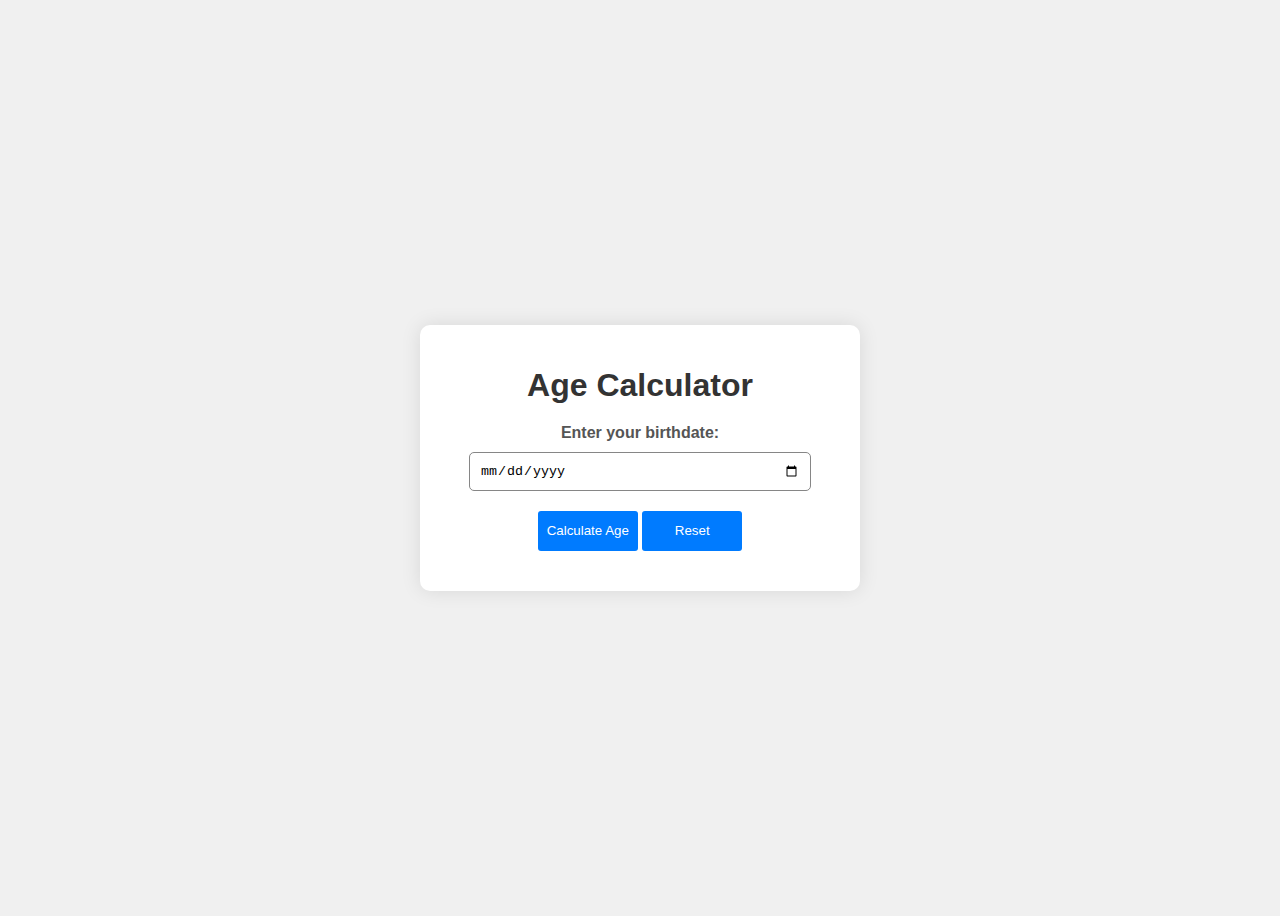
<file: Age Calculator/index.html>
<!DOCTYPE html>
<html lang="en">
<head>
    <meta charset="UTF-8">
    <meta name="viewport" content="width=device-width, initial-scale=1.0">
    <title>Age Calculator</title>
    <link rel="icon" type="image/png" href="ageCalc.jpg">

    <link rel="stylesheet" href="style.css">
</head>
<body>
    <div class="container">
        <h1>Age Calculator</h1>
        <label for="birthdate">Enter your birthdate:</label>
        <input type="date" id="birthdate">
        <button onclick="calculateAge()">Calculate Age</button>
        <button onclick="resetFields()">Reset</button>
        <p id="result"></p>
    </div>

    <script src="script.js"></script>
</body>
</html>
</file>
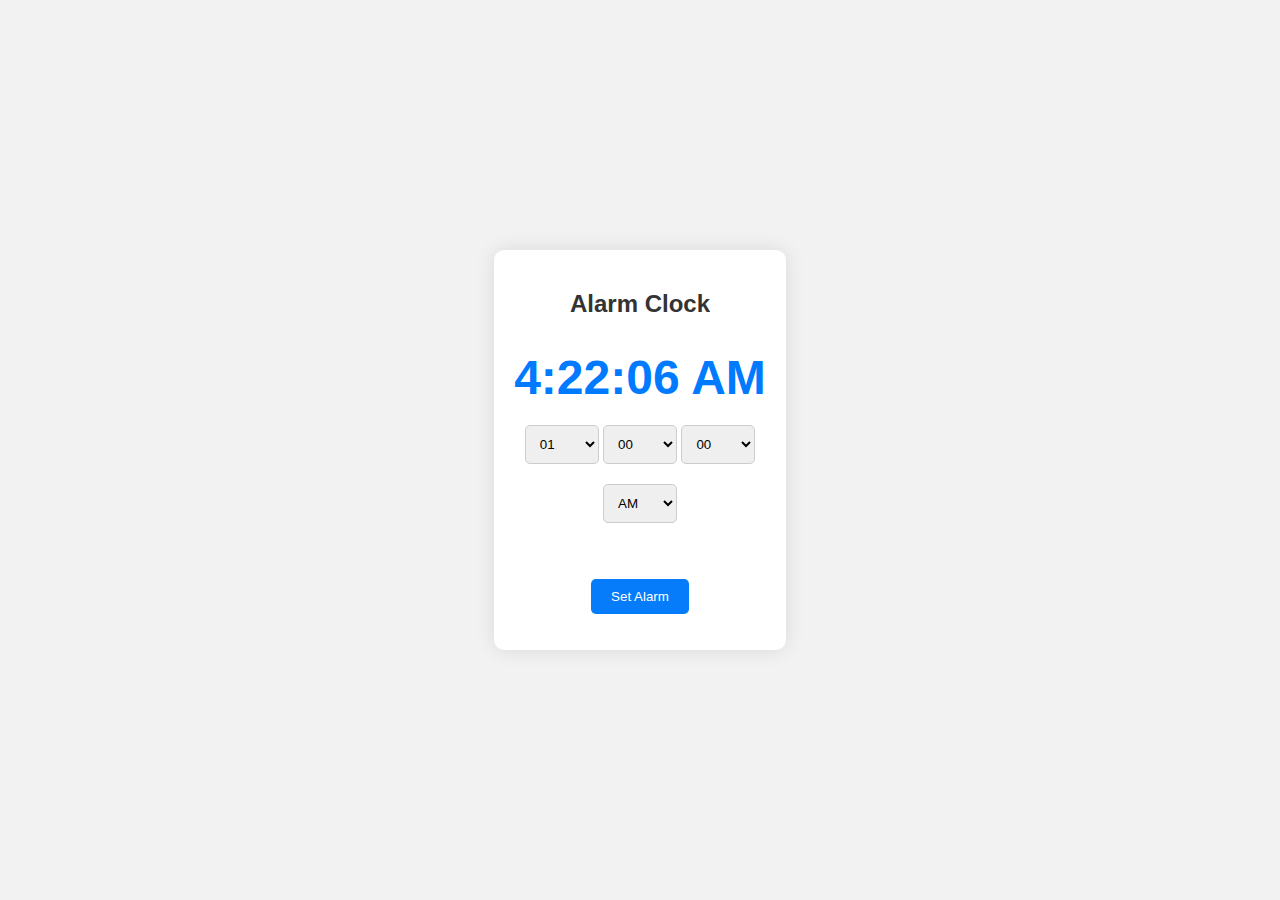
<file: Alarm Clock/index.html>
<!DOCTYPE html>
<html lang="en">
<head>
    <meta charset="UTF-8">
    <meta http-equiv="X-UA-Compatible" content="IE=edge">
    <meta name="viewport" content="width=device-width, initial-scale=1.0">
    <title>Alarm Clock</title>
    <link rel="stylesheet" href="style.css">
</head>
<body>
    <div class="container">
        <h2>Alarm Clock</h2>
        <div class="wrapper">
                <h1 id="clock" class="clock"></h1>
                <select id="hours"></select>
                <select id="minutes"></select>
                <select id="seconds"></select>
                <select id="ampm">
                    <option value="AM">AM</option>
                    <option value="PM">PM</option>
                  </select>
                  <p>
                    <button id="snooze" class="hide">Snooze</button>
                    <button id="set">Set Alarm</button>
                  </p>
                </div>
        </div>
    </div>
<script src="script.js"></script>
</body>
</html>
</file>
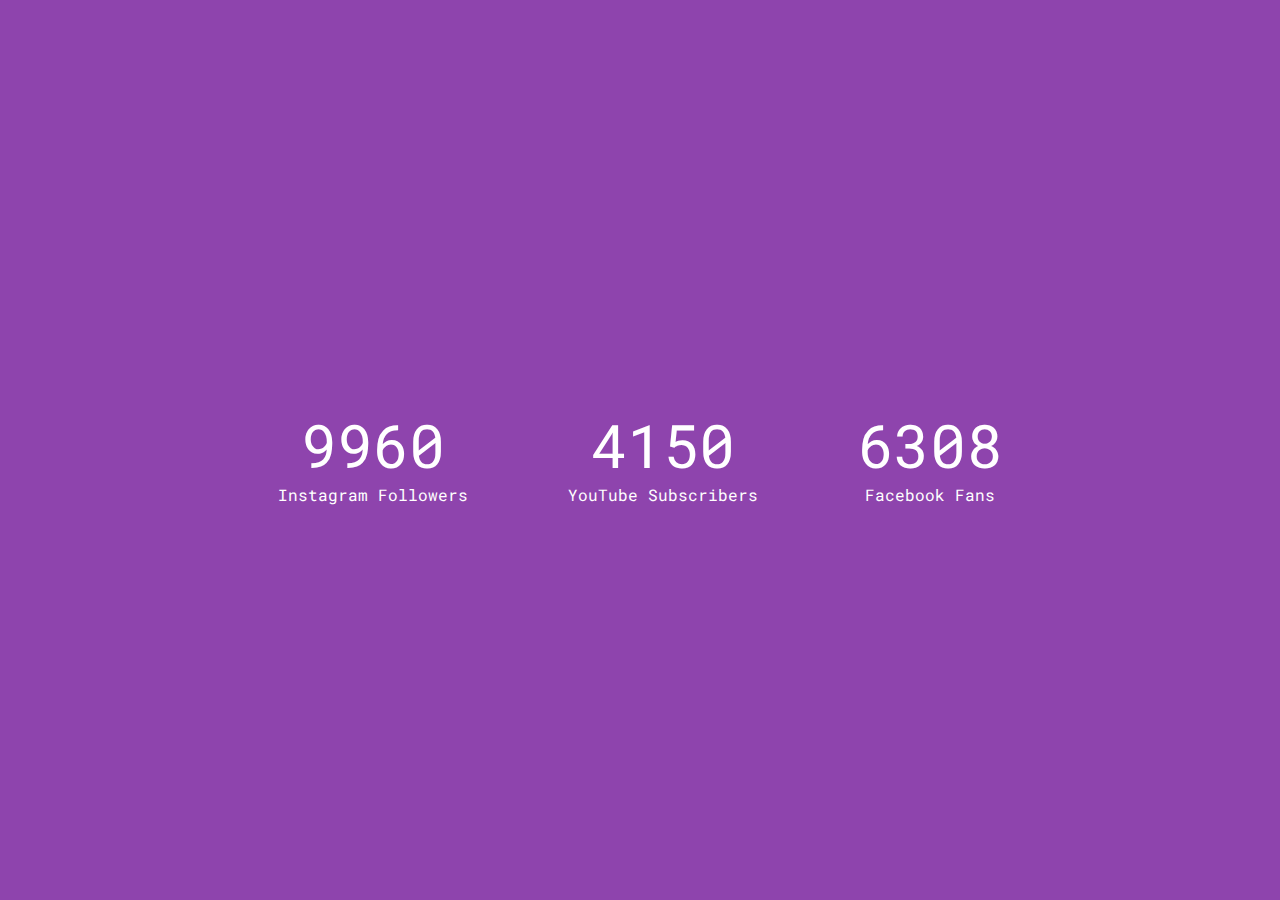
<file: Animated counter/index.html>
<!DOCTYPE html>
<html lang="en">
  <head>
    <meta charset="UTF-8" />
    <meta name="viewport" content="width=device-width, initial-scale=1.0" />
    <link
      rel="stylesheet"
      href="https://cdnjs.cloudflare.com/ajax/libs/font-awesome/5.15.1/css/all.min.css"
      integrity="sha512-+4zCK9k+qNFUR5X+cKL9EIR+ZOhtIloNl9GIKS57V1MyNsYpYcUrUeQc9vNfzsWfV28IaLL3i96P9sdNyeRssA=="
      crossorigin="anonymous"
    />
    <link rel="stylesheet" href="style.css" />
    <title>Increment Counter</title>
  </head>
  <body>
    <div class="counter-container">
      <i class="fab fa-instagram fa-3x"></i>
      <div class="counter" data-target="12000"></div>
      <span>Instagram Followers</span>
    </div>
    <div class="counter-container">
      <i class="fab fa-youtube fa-3x"></i>
      <div class="counter" data-target="5000"></div>
      <span>YouTube Subscribers</span>
    </div>
    <div class="counter-container">
      <i class="fab fa-facebook fa-3x"></i>
      <div class="counter" data-target="7500"></div>
      <span>Facebook Fans</span>
    </div>
    <script src="script.js"></script>
  </body>
</html>
</file>
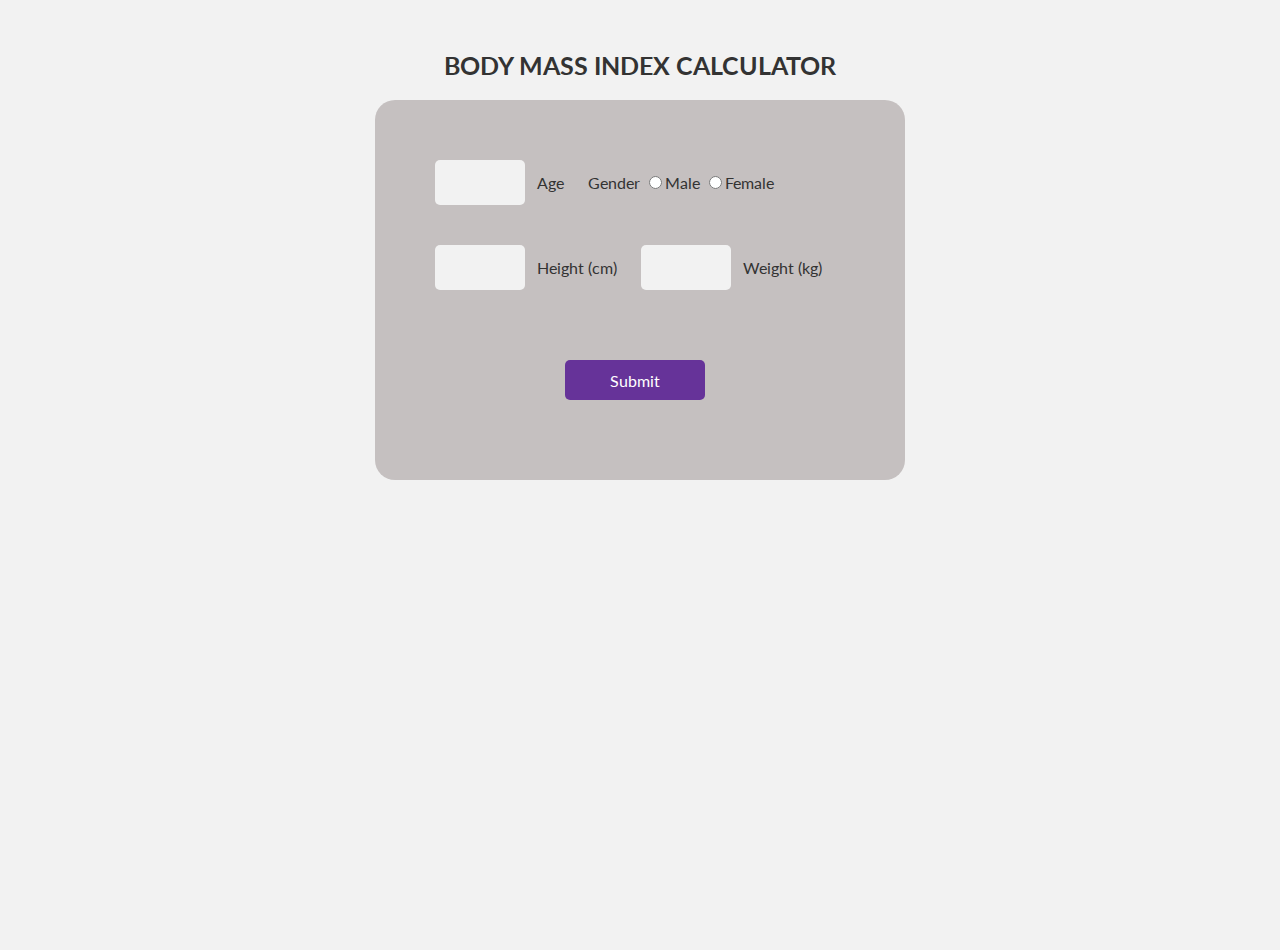
<file: BMI_Calculator/index.html>
<!DOCTYPE html>
<html lang="en">

<head>
    <meta charset="UTF-8">
    <meta http-equiv="X-UA-Compatible" content="IE=edge">
    <meta name="viewport" content="width=device-width, initial-scale=1.0">
    <link rel="stylesheet" href="style.css">
    <title>Body mass Index Calculator</title>
</head>

<body>
    <h1>Body mass Index Calculator</h1>
    <form class="form" id="form" onsubmit="return validateForm()">
        <div class="wrapper-1">
            <input type="text" class="text-input" id="age" required />
            <p class="text">Age</p>
            <label>Gender</label>
            <input type="radio" name="gender" id="male"><span>Male</span>
            <input type="radio" name="gender" id="female"><span>Female</span>
        </div>

        <div class="wrapper-2">
            <input type="text" class="text-input" id="height" required>
            <p class="text">Height (cm)</p>
            <input type="text" class="text-input" id="weight" required>
            <p class="text">Weight (kg)</p>
        </div>
        <button type="button" id="submit">Submit</button>
    </form>
</body>
<script src="script.js"></script>

</html>
</file>
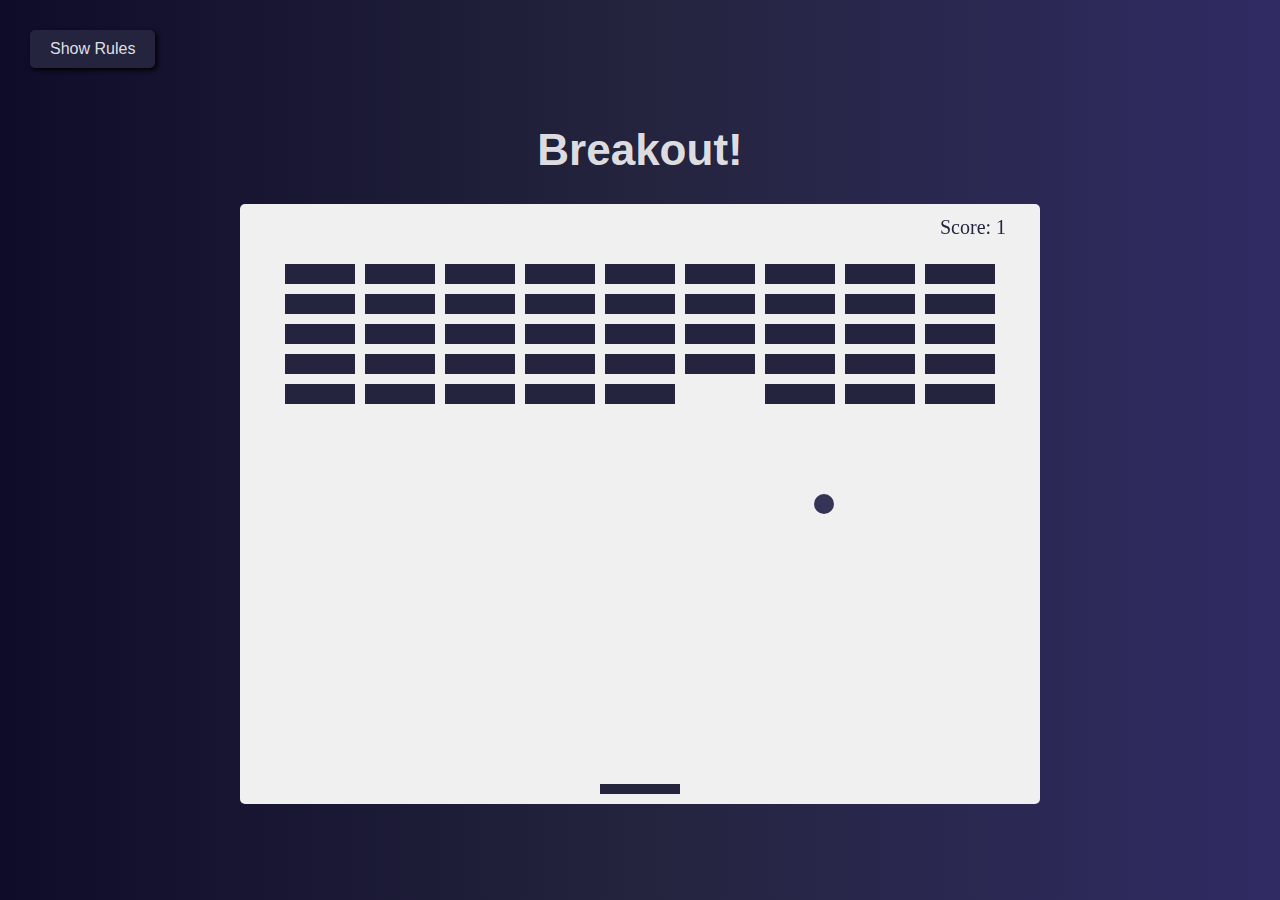
<file: Breakout Game/index.html>
<!DOCTYPE html>
<html lang="en">
  <head>
    <meta charset="UTF-8" />
    <meta name="viewport" content="width=device-width, initial-scale=1.0" />
    <link rel="stylesheet" href="style.css" />
    <title>Breakout!</title>
  </head>
  <body>
    <h1>Breakout!</h1>
    <button id="rules-btn" class="btn rules-btn">Show Rules</button>
    <div id="rules" class="rules">
      <h2>How To Play:</h2>
      <p>
        Use your right and left keys to move the paddle to bounce the ball up
        and break the blocks.
      </p>
      <p>If you miss the ball, your score and the blocks will reset.</p>
      <button id="close-btn" class="btn">Close</button>
    </div>
    <canvas id="canvas"></canvas>
    <script src="script.js"></script>
  </body>
</html>
</file>
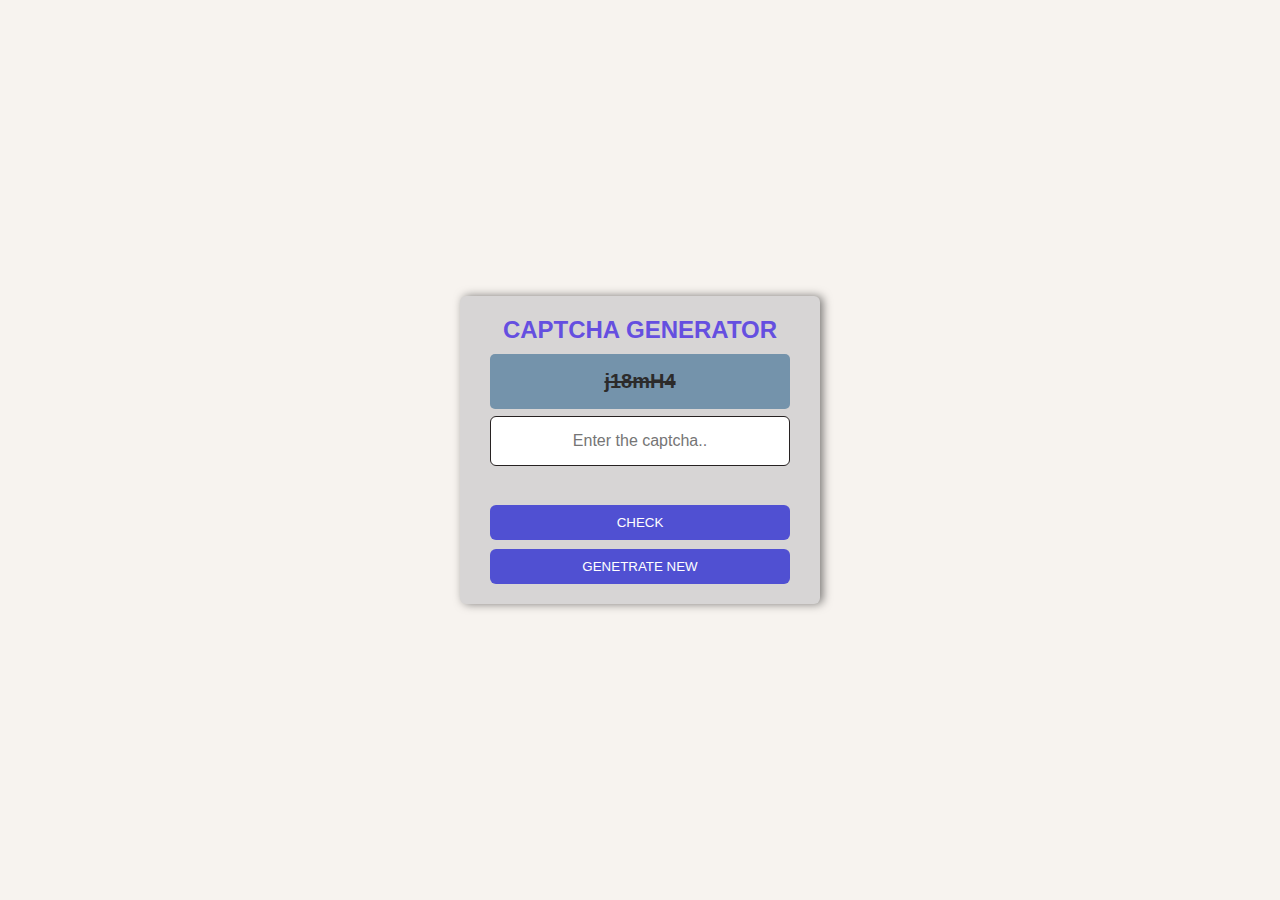
<file: Capta Generator/index.html>
<!DOCTYPE html>
<html lang="en">

<head>
    <meta charset="UTF-8">
    <meta name="viewport" content="width=device-width, initial-scale=1.0">
    <title>Capta Generator</title>
    <link rel="stylesheet" href="style.css">
    
</head>

<body onload="generate()">
    <div class="container">
        <!-- <h2>Captcha Generator</h2> -->
        <h2 id="status"></h2>
            <img id="correct-gif" src="assets/happy.gif" alt="Correct GIF" style="display: none; width: 50px;">
            <img id="wrong-gif" src="assets/confussed.gif" alt="wrong GIF" style="display: none; width: 50px; ">

        <div>
            <input type="text" readonly id="generated-captcha">
        </div>
        <div class="enter">
            <input type="text" name="" id="entered-captcha" placeholder="Enter the captcha..">
        </div>

        <button type="button" onclick="check()" id="btn1">Check</button>
        <button type="button" onclick="generate()" id="btn2">Genetrate New</button>
    </div>

    <audio src="assets/correct.mp3" id="correct"></audio>
    <audio src="assets/wrong_audio.mp3" id="wrong"></audio>

    <script src="script.js"></script>
</body>

</html>
</file>
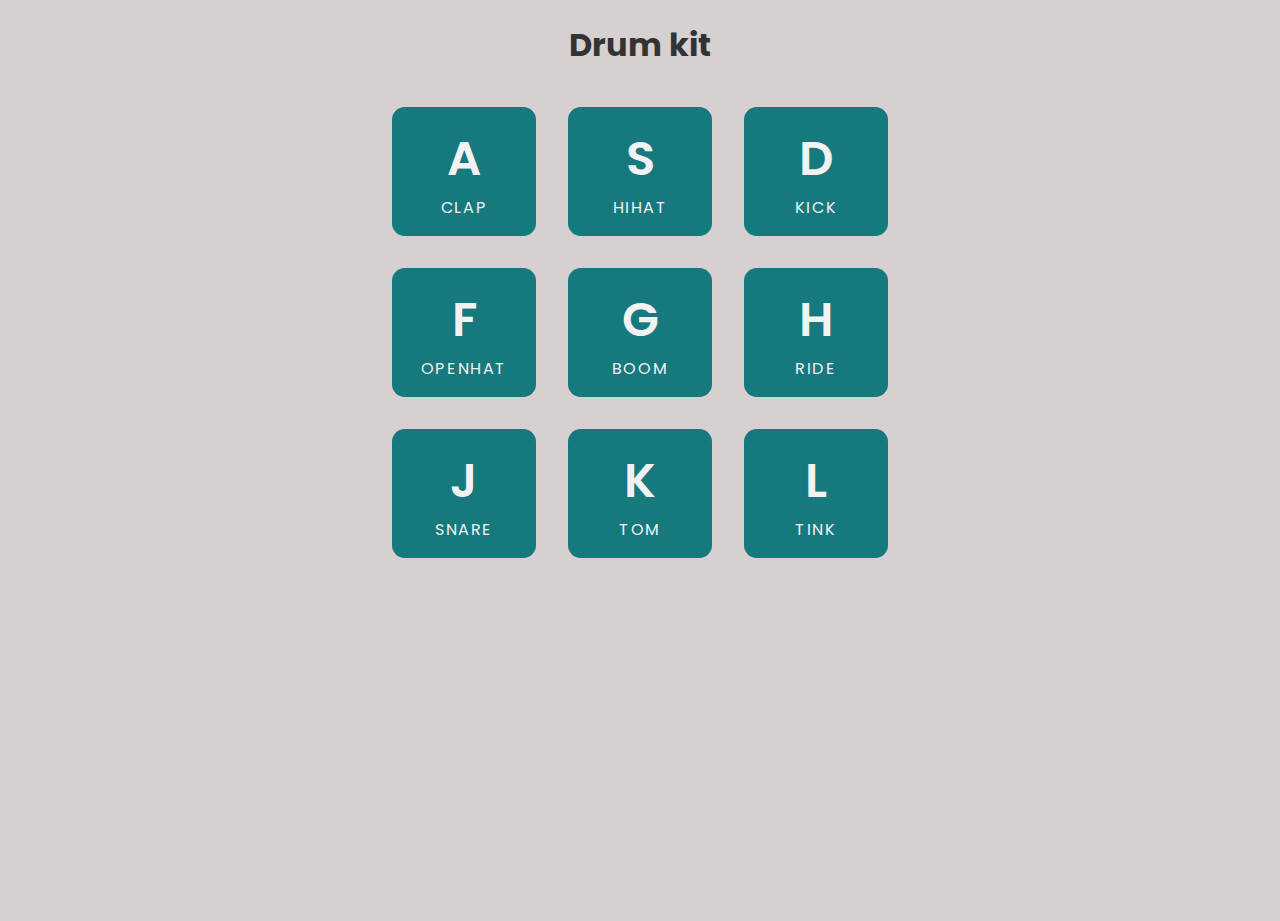
<file: drum-kit/index.html>
<!DOCTYPE html>
<html lang="en">
<head>
    <meta charset="UTF-8">
    <meta name="viewport" content="width=device-width, initial-scale=1.0">
    <title>Drum kit</title>
    <link rel="stylesheet" href="style.css">
</head>
<body>
    <h1>Drum kit</h1>

    <div class="keys">
        <div class="key" data-key="65">
            <span>A</span>
            <span class="name">Clap</span>
        </div>

        <div class="key" data-key="83">
            <span>S</span>
            <span class="name">Hihat</span>
        </div>
        <div class="key" data-key="68">
            <span>D</span>
            <span class="name">Kick</span>
        </div>
    </div>
    
    <div class="keys">
        <div class="key" data-key="70">
            <span>F</span>
            <span class="name">Openhat</span>
        </div>
        <div class="key" data-key="71">
            <span>G</span>
            <span class="name">Boom</span>
        </div>
        <div class="key" data-key="72">
            <span>H</span>
            <span class="name">Ride</span>
        </div>
    </div>

    <div class="keys">
        <div class="key" data-key="74">
            <span>J</span>
            <span class="name">Snare</span>
        </div>
        <div class="key" data-key="75">
            <span>K</span>
            <span class="name">Tom</span>
        </div>
        <div class="key" data-key="76">
            <span>L</span>
            <span class="name">Tink</span>
        </div>
    </div>

      <audio data-key="65" src="https://s3-us-west-2.amazonaws.com/s.cdpn.io/1159990/clap.wav"></audio>
      <audio data-key="83" src="https://s3-us-west-2.amazonaws.com/s.cdpn.io/1159990/hihat.wav"></audio>
      <audio data-key="68" src="https://s3-us-west-2.amazonaws.com/s.cdpn.io/1159990/kick.wav"></audio>
      <audio data-key="70" src="https://s3-us-west-2.amazonaws.com/s.cdpn.io/1159990/openhat.wav"></audio>
      <audio data-key="71" src="https://s3-us-west-2.amazonaws.com/s.cdpn.io/1159990/boom.wav"></audio>
      <audio data-key="72" src="https://s3-us-west-2.amazonaws.com/s.cdpn.io/1159990/ride.wav"></audio>
      <audio data-key="74" src="https://s3-us-west-2.amazonaws.com/s.cdpn.io/1159990/snare.wav"></audio>
      <audio data-key="75" src="https://s3-us-west-2.amazonaws.com/s.cdpn.io/1159990/tom.wav"></audio>
      <audio data-key="76" src="https://s3-us-west-2.amazonaws.com/s.cdpn.io/1159990/tink.wav"></audio>


      <script src="script.js"></script>
</body>
</html>
</file>
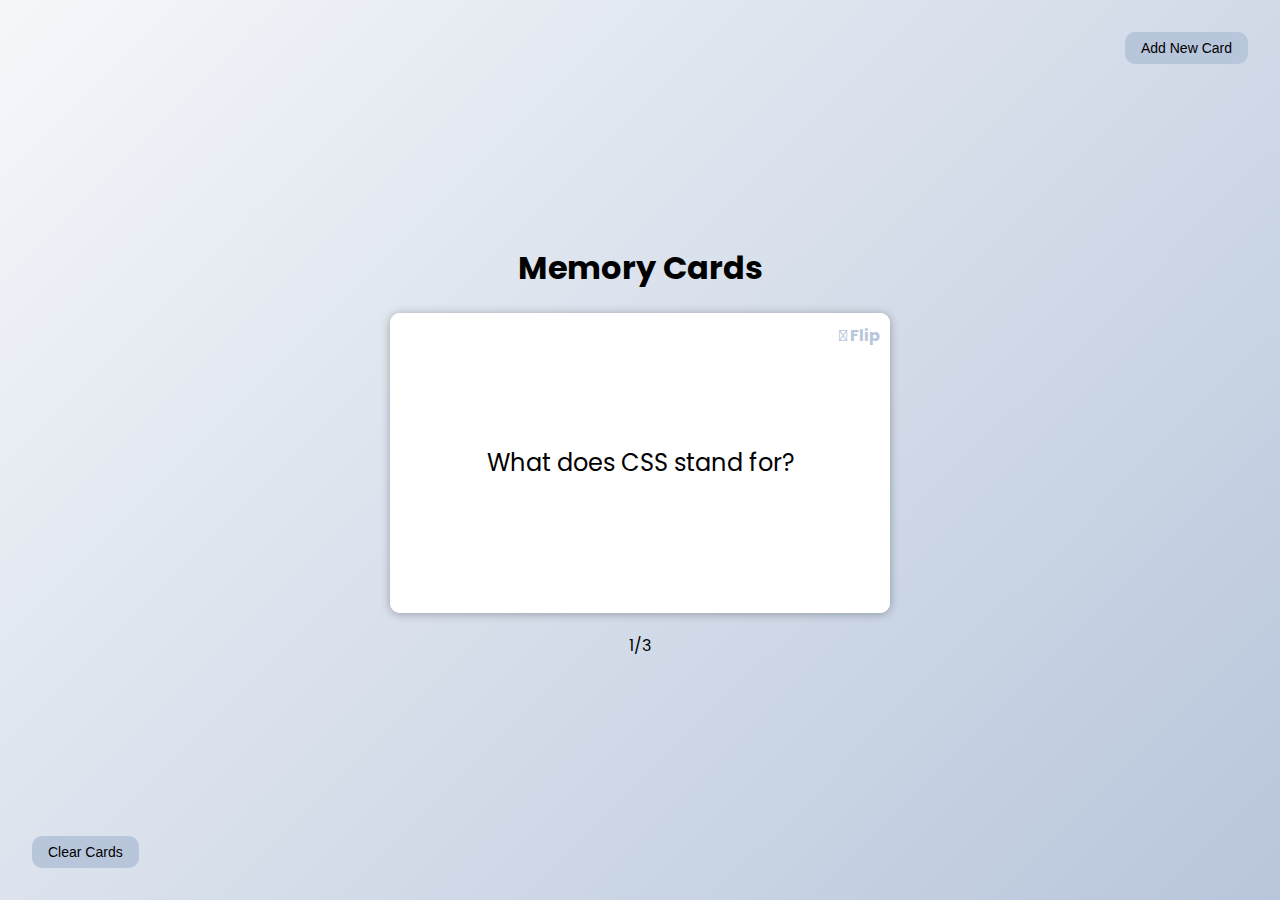
<file: Memory cards/index.html>
<!DOCTYPE html>
<html lang="en">

<head>
  <meta charset="UTF-8" />
  <meta name="viewport" content="width=device-width, initial-scale=1.0" />
  <link rel="stylesheet" href="https://cdnjs.cloudflare.com/ajax/libs/font-awesome/5.15.1/css/all.min.css"
    integrity="sha512-+4zCK9k+qNFUR5X+cKL9EIR+ZOhtIloNl9GIKS57V1MyNsYpYcUrUeQc9vNfzsWfV28IaLL3i96P9sdNyeRssA=="
    crossorigin="anonymous" />
  <link rel="stylesheet" href="style.css" />
  <title>Memory Cards</title>
</head>

<body>
  <button class="clear btn" id="clear">
    <i class="fas fa-trash"></i> Clear Cards
  </button>
  <h1>
    Memory Cards
    <button id="show" class="btn">
      <i class="fas fa-plus"></i> Add New Card
    </button>
  </h1>
  <div id="cards-container" class="cards"></div>
  <div class="navigation">
    <button id="prev" class="nav-button">
      <i class="fas fa-arrow-left"></i>
    </button>
    <p id="current"></p>
    <button id="next" class="nav-button">
      <i class="fas fa-arrow-right"></i>
    </button>
  </div>
  <div id="add-container" class="add-container">
    <h1>
      Add New Card
      <button id="hide" class="btn btn-small btn-ghost">
        <i class="fas fa-times"></i>
      </button>
    </h1>
    <div class="form-group">
      <label for="question">Question</label>
      <textarea id="question" placeholder="Enter Question..."></textarea>
    </div>

    <div class="form-group">
      <label for="answer">Answer</label>
      <textarea id="answer" placeholder="Enter Answer..."></textarea>
    </div>

    <button id="add-card" class="btn btn-margin">
      <i class="fas fa-plus"></i> Add Card
    </button>
  </div>
  <script src="script.js"></script>
</body>

</html>
</file>
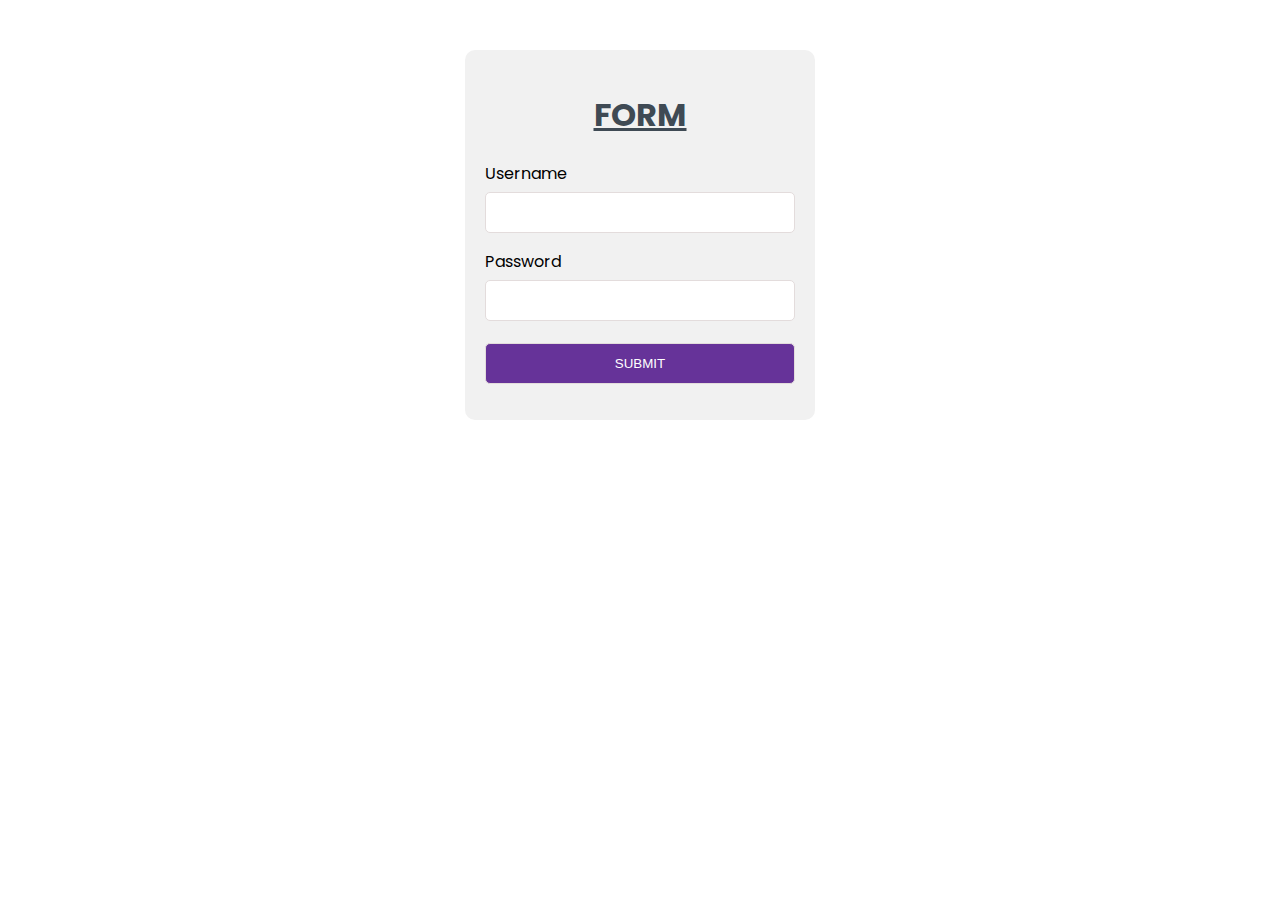
<file: Password-Strength/index.html>
<!DOCTYPE html>
<html lang="en">
<head>
    <meta charset="UTF-8">
    <meta http-equiv="X-UA-Compatible" content="IE=edge">
    <meta name="viewport" content="width=device-width, initial-scale=1.0">
    <title>Password strength check</title>
    <link rel="stylesheet" href="style.css">
</head>
<body>
    <div class="wrapper">
      <h1>Form</h1>
        <form >
          <label for="username">Username</label>
          <input type="text" id="username"  required>
      
          <label for="password">Password</label>
            <input type="password" id="password"  
            pattern="(?=.*\d)(?=.*[a-z])(?=.*[A-Z]).{8,}" 
            title="Must contain at least one number and one uppercase and 
            lowercase letter, and at least 8 or more characters" required>
      
          <input type="submit" value="Submit">
        </form>
      </div>
      
      <div id="message">
        <h3>Password must contain the following:</h3>
        <p id="letter" class="invalid upper">A lowercase letter</p>
        <p id="capital" class="invalid upper">A capital (uppercase) letter</p>
        <p id="number" class="invalid upper">A number</p>
        <p id="length" class="invalid upper">Minimum 8 characters</p>
      </div>
</body>
<script src="script.js"></script>
</html>
</file>
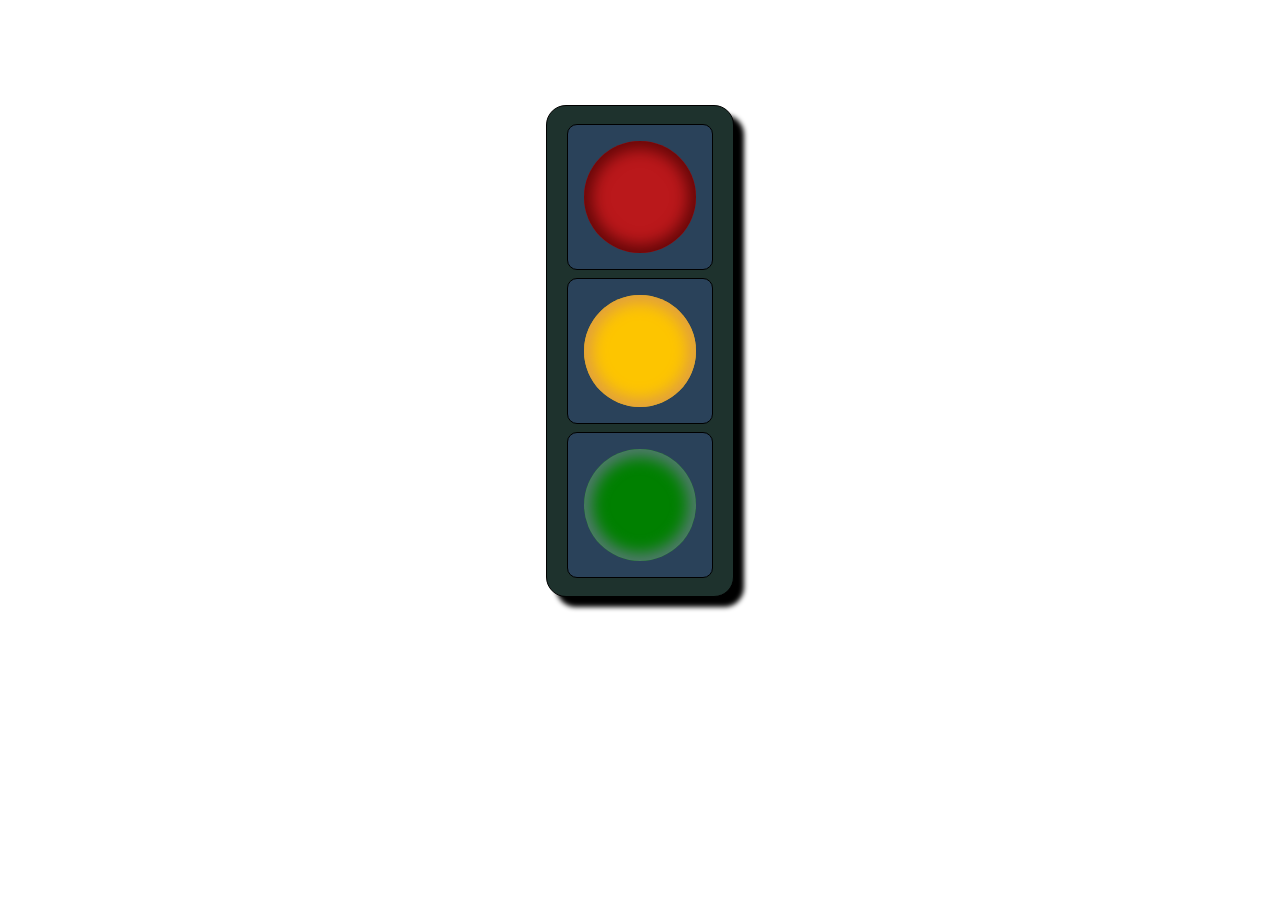
<file: trafic lights/index.html>
<!DOCTYPE html>
<html lang="en">
<head>
    <meta charset="UTF-8">
    <meta name="viewport" content="width=device-width, initial-scale=1.0">
    <link rel="stylesheet" href="style.css">
    <title>Traffic Lights</title>
</head>
<body>
    <div class="wrapper">
        <div class="box">
            <div class="light-div">
                <div class="light" id="red"></div>
                
            </div>
            <div class="light-div">
                <div class="light" id="yellow"></div>
                
            </div>
            <div class="light-div">
                <div class="light" id="green"></div>
                
            </div>
        </div>
       
    </div>
    
    <script src="script.js"></script>
</body>
</html>
</file>
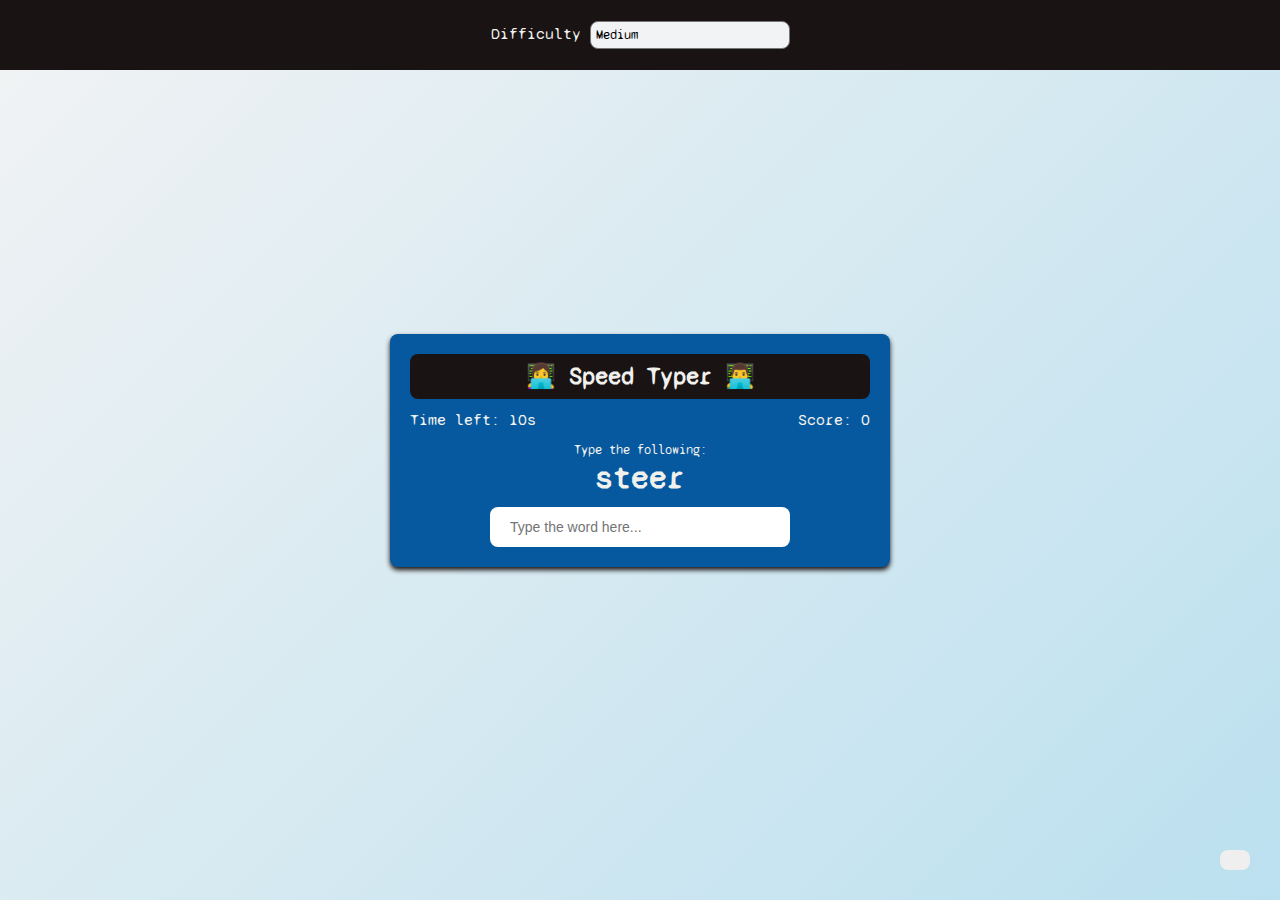
<file: Typing game/index.html>
<!DOCTYPE html>
<html lang="en">
  <head>
    <meta charset="UTF-8" />
    <meta name="viewport" content="width=device-width, initial-scale=1.0" />
    <link
      rel="stylesheet"
      href="https://cdnjs.cloudflare.com/ajax/libs/font-awesome/5.15.1/css/all.min.css"
      integrity="sha512-+4zCK9k+qNFUR5X+cKL9EIR+ZOhtIloNl9GIKS57V1MyNsYpYcUrUeQc9vNfzsWfV28IaLL3i96P9sdNyeRssA=="
      crossorigin="anonymous"
    />
    <link rel="stylesheet" href="style.css" />
    <title>Speed Typer</title>
  </head>
  <body>
    <button id="settings-btn" class="settings-btn">
      <i class="fas fa-cog"></i>
    </button>
    <div class="settings" id="settings">
      <form id="settings-form">
        <label for="difficulty">Difficulty</label>
        <select id="difficulty">
          <option value="easy">Easy</option>
          <option value="medium">Medium</option>
          <option value="hard">Hard</option>
        </select>
      </form>
    </div>
    <div class="container">
      <h2>👩‍💻 Speed Typer 👨‍💻</h2>
      <small>Type the following:</small>
      <h1 id="word"></h1>
      <input
        type="text"
        id="text"
        autocomplete="off"
        placeholder="Type the word here..."
      />
      <p class="time-container">Time left: <span id="time">10s</span></p>
      <p class="score-container">Score: <span id="score">0</span></p>
      <div id="end-game-container" class="end-game-container"></div>
    </div>
    <script src="script.js"></script>
  </body>
</html>
</file>
<file: Age Calculator/style.css>
body {
    font-family: Arial, sans-serif;
    background-color: #f0f0f0;
    display: flex;
    justify-content: center;
    align-items: center;
    height: 100vh;
}

.container {
    max-width: 400px;
    padding: 20px;
    background-color: #fff;
    border-radius: 10px;
    box-shadow: 0 0 20px rgba(0, 0, 0, 0.1);
    text-align: center;
}

h1 {
    margin-bottom: 20px;
    color: #333;
}

label {
    font-weight: bold;
    color: #555;
}

input[type="date"] {
    padding: 10px;
    margin-bottom: 20px;
    margin-top: 10px;
    width: 80%;
    border: 1px solid #868686;
    border-radius: 5px;
}

button {
    width: 100px;
    height: 40px;
    background-color: #007bff;
    color: #fff;
    border: none;
    border-radius: 3px;
    cursor: pointer;
    transition: background-color 0.3s ease;
}

button:hover {
    background-color: #0056b3;
}

p {
    margin-top: 20px;
    font-size: 18px;
    color: #333;
}
</file>
<file: Alarm Clock/style.css>
body {
    font-family: 'Segoe UI', Tahoma, Geneva, Verdana, sans-serif;
    background-color: #f2f2f2;
    display: flex;
    justify-content: center;
    align-items: center;
    height: 100vh;
    margin: 0;
}

.container {
    max-width: 400px;
    padding: 20px;
    background-color: #fff;
    border-radius: 10px;
    box-shadow: 0 0 20px rgba(0, 0, 0, 0.1);
    text-align: center;
}

h2 {
    margin-bottom: 20px;
    color: #333;
}

.clock {
    font-size: 3em;
    margin-bottom: 20px;
    color: #007bff;
}

select {
    padding: 10px;
    margin-bottom: 20px;
    width: calc(33.33% - 10px);
    border: 1px solid #ccc;
    border-radius: 5px;
}

#ampm {
    width: calc(33.33% - 10px);
}

button {
    padding: 10px 20px;
    margin-top: 20px;
    background-color: #067cfb;
    color: #fff;
    border: none;
    border-radius: 5px;
    cursor: pointer;
    transition: background-color 0.3s ease;
}

button:hover {
    background-color: #0056b3;
}

.hide {
    display: none;
}
</file>
<file: Animated counter/style.css>
@import url("https://fonts.googleapis.com/css2?family=Roboto+Mono&display=swap");

* {
  box-sizing: border-box;
}

body {
  background-color: #8e44ad;
  color: #fff;
  font-family: "Roboto Mono", sans-serif;
  display: flex;
  align-items: center;
  justify-content: center;
  height: 100vh;
  overflow: hidden;
  margin: 0;
}

.counter-container {
  display: flex;
  flex-direction: column;
  justify-content: center;
  text-align: center;
  margin: 30px 50px;
}

.counter {
  font-size: 60px;
  margin-top: 10px;
}

@media (max-width: 580px) {
  body {
    flex-direction: column;
  }
}
</file>
<file: BMI_Calculator/style.css>
@import url('https://fonts.googleapis.com/css?family=Lato&display=swap');
* {
    font-family: 'Lato';
    font-size: 16px;
    color: #333;
  }
  
  body {
    margin: 0;
    height: 100vh;
    padding: 0;
    border: 0;
    background-color: #f2f2f2;
  }
  
  .wrapper-1, .wrapper-2{
    padding: 20px;
  }
  h1{
    text-transform: uppercase;
    margin-top: 50px;
    text-align: center;
    font-size: 25px;
  }
  h2{
    text-align: center;
  }
  .form {
    background-color: #c5c0c0;
    height: 300px;
    width: 450px;
    border-radius: 20px;
    margin: 20px auto 20px auto;
    display: block;
    padding: 40px;
  }
  
  .text-input {
    width: 70px;
    height: 35px;
    border-radius: 5px;
    background-color: #f2f2f2;
    border: none;
    outline: none;
    padding: 5px 10px;
    cursor: pointer;
    &:last-child {
      margin-bottom: 35px;
    }
    
    &:hover {
      background-color: #f2f2f2;
    }
  }
  
  #submit {
    margin-top: 50px;
    margin-left: 150px;
    border: none;
    border-radius: 5px;
    height: 40px;
    width: 140px;
    background-color: rebeccapurple;
    color: #fff;
    display: block;
    outline: none;
    cursor: pointer;
  }
  
  .text {
    display: inline-block;
    margin: 5px 20px 5px 8px;;
  }
  
 
  .wrapper {
    display: inline-block;
    position: relative;
    padding-left: 30px;
    cursor: pointer;
    user-select: none;
    input {
      position: absolute;
      opacity: 0;
      &:checked{
        background-color: #333;
      }
    }
  }
  
  
  .checkmark {
    position: absolute;
    top: 0;
    left: 0;
    height: 25px;
    width: 25px;
    background-color: #f2f2f2;
    border-radius: 50%;
    
  }
</file>
<file: Breakout Game/style.css>
:root {
  --background-color: #0f0c29;
  --background-secondary-color: #302b63;
  --canvas-color: #f0f0f0;
  --text-color: #ffffffde;
  --sidebar-color: #343457;
  --button-color: #24243e;
  --hover-color: #2d2d54;
}

* {
  box-sizing: border-box;
}

body {
  background-color: var(--background-color);
  background: linear-gradient(
    to right,
    var(--background-color),
    var(--button-color),
    var(--background-secondary-color)
  );
  font-family:Arial, Helvetica, sans-serif;
  display: flex;
  flex-direction: column;
  align-items: center;
  justify-content: center;
  min-height: 100vh;
  margin: 0;
}

h1 {
  font-size: 2.75rem;
  color: var(--text-color);
}

canvas {
  background-color: var(--canvas-color);
  display: block;
  border-radius: 5px;
  width: 800px;
  max-width: 96%;
}

.btn {
  cursor: pointer;
  border: 0;
  padding: 0.625rem 1.25rem;
  background-color: var(--button-color);
  color: var(--text-color);
  border-radius: 5px;
  font-family: inherit;
  font-size: 1rem;
  box-shadow: 2px 2px 5px black;
}

.btn:focus {
  outline: 0;
}

.btn:hover {
  background-color: var(--hover-color);
}

.btn:active {
  transform: scale(0.97);
}

.rules-btn {
  position: absolute;
  top: 1.875rem;
  left: 1.875rem;
}

.rules {
  position: absolute;
  top: 0;
  left: 0;
  background-color: var(--sidebar-color);
  color: var(--text-color);
  min-height: 100vh;
  width: 400px;
  padding: 3rem;
  line-height: 1.5;
  transform: translateX(-400px);
  transition: transform 1s ease-in-out;
}

.rules.show {
  transform: translateX(0);
}
</file>
<file: Capta Generator/style.css>
*{
    box-sizing: border-box;
    padding: 0;
    margin: 0;
}
body {
    background-color: #f7f3ef;
    
}

h2 {
    /* display: flex; */
    text-align: center;
    margin-bottom: 10px;
    color: #654fe0;
    font-family:'Segoe UI', Tahoma, Geneva, Verdana, sans-serif;
    font-weight: 800;
    text-transform: uppercase;
}
img {
    display: flex;
    align-items: center;
    justify-content: center;
}

#status {
    position: relative; 
}

#correct-gif {
    position: absolute;
    top: 5px;
    right: 60px; 
}
#wrong-gif {
    position: absolute;
    top: 5px;
    right: 0px; 
}
.container {
    position: absolute;
    top: 50%;
    left: 50%;
    transform: translate(-50%, -50%);
    padding: 20px 30px;
    border-radius: 6px;
    background-color: #d7d5d5;
    box-shadow: 3px 0px 10px rgba(0, 0, 0, 0.5);
}
#generated-captcha {
    text-decoration: line-through;
    font-weight: bold;
    text-align: center;
    font-size: 20px;
    background-color: #7493ab;
    border: none;
    border-radius: 5px;
    padding: 16px;
    color: #2c2b2b;
}

#entered-captcha {
    border: 1px solid #272222;
    border-radius: 6px;
    padding: 15px 40px;
    font-size: 16px;
    margin-top: 7px;
    width: 100%;
    text-align: center;
    margin-bottom: 30px;
}

button{
    /* display: block; */
    width: 100%;
    margin-top: 9px;
    padding: 10px;
    border: none;
    border-radius: 6px;
    color: #ffffff;
    background-color: #5050d2;
    text-transform: uppercase;
}

button:hover{
    background-color: #5353e8;
}
</file>
<file: drum-kit/style.css>
@import url('https://fonts.googleapis.com/css?family=Poppins:400,600');


 body {
   background-color: #d6d0d0;
   color:#f2f2f2;
  margin: 0;
  padding: 0;
  overflow-x: hidden;
  font-family: 'Poppins', sans-serif;
  font-weight: 400;
  width: 100vw;
  height: 100vh;
}

h1{
  color:#333;
  text-align: center;
}
.keys {
  display: flex;
  justify-content: center;
  align-content: center;
  
}

.key {
  background-color: #15797e;
  border-radius: .8rem;
  margin: 1rem;
  font-size: 1.5rem;
  padding: 1rem .5rem;
  transition: all .07s ease;
  width: 8rem;
  text-align: center;
}

.playing {
  transform: scale(1.1);
  background: rgba(255,255,255,0.05);
}


span {
  display: block;
  font-size: 3rem;
  font-weight: 600;
}

.name {
  font-size: 1rem;
  text-transform: uppercase;
  letter-spacing: .1rem;
  font-weight: normal;
  
}
</file>
<file: Memory cards/style.css>
@import url("https://fonts.googleapis.com/css2?family=Poppins:wght@200;400;700&display=swap");

:root {
  --primary-color: #8e44ad;
  --background-color: #b8c6db;
  --secondary-background-color: #f5f7fa;
  --light-color: #fff;
  --border-color: #aaa;
}

* {
  box-sizing: border-box;
}

body {
  background-color: var(--background-color);
  background-image: linear-gradient(315deg, var(--background-color) 0%, var(--secondary-background-color) 100%);
  font-family: "Poppins", sans-serif;
  display: flex;
  flex-direction: column;
  align-items: center;
  justify-content: center;
  height: 100vh;
  overflow: hidden;
  margin: 0;
}

h1 button {
  position: absolute;
  top: 2rem;
  right: 2rem;
  z-index: 2;
}

.btn {
  cursor: pointer;
  background-color: var(--background-color);
  border: none;
  border-radius: 0.625rem;
  font-size: 0.875rem;
  padding: 0.5rem 1rem;
}

.btn-small {
  font-size: 0.75rem;
  padding: 0.25rem 0.5rem;
}

.btn-ghost {
  border: 0;
  background-color: transparent;
}

.btn-margin {
  margin-top: 1.25rem;
  width: 28.125rem;
  max-width: 90%;
}

.btn:hover {
  background-color: var(--primary-color);
  color: var(--light-color);
}

.btn:focus, .navigation .nav-button:focus {
  outline: none;
}

.clear {
  position: absolute;
  bottom: 2rem;
  left: 2rem;
}

.cards {
  perspective: 1000px;
  position: relative;
  width: 31.25rem;
  max-width: 90%;
  height: 18.75rem;
}

.card {
  background-color: var(--light-color);
  border-radius: 0.625rem;
  position: absolute;
  font-size: 1.5rem;
  top: 0;
  left: 0;
  width: 100%;
  height: 100%;
  opacity: 0;
  transform: translateX(50%) rotateY(-10deg);
  transition: transform 0.4s ease, opacity 0.4s ease;
}

.card.active {
  cursor: pointer;
  opacity: 1;
  z-index: 10;
  transform: translateX(0) rotateY(0deg);
}

.card.left {
  transform: translateX(-50%) rotateY(10deg);
}

.inner-card {
  box-shadow: 0 1px 10px rgba(0, 0, 0, 0.3);
  border-radius: 0.625rem;
  position: relative;
  width: 100%;
  height: 100%;
  transform-style: preserve-3d;
  transition: transform 0.4s ease;
}

.card.show-answer .inner-card {
  transform: rotateX(180deg);
}

.inner-card-front, .inner-card-back {
  backface-visibility: hidden;
  background-color: var(--light-color);
  border-radius: 0.625rem;
  position: absolute;
  top: 0;
  left: 0;
  display: flex;
  align-items: center;
  justify-content: center;
  width: 100%;
  height: 100%;
}

.inner-card-front {
  transform: rotateX(0deg);
  z-index: 2;
}

.inner-card-back {
  transform: rotateX(180deg);
}

.inner-card-front::after, .inner-card-back::after {
  content: '\f021  Flip';
  font-family: 'Font Awesome 5 Free', 'Poppins', sans-serif;
  position: absolute;
  top: 0.625rem;
  right: 0.625rem;
  font-weight: bold;
  font-size: 1rem;
  color: var(--background-color);
}

.navigation {
  display: flex;
  margin: 1.25rem 0;
}

.navigation .nav-button {
  border: none;
  background-color: transparent;
  cursor: pointer;
  font-size: 1rem;
}

.navigation .nav-button:hover {
  transform: scale(1.2)
}

.navigation p {
  margin: 0 1.5rem;
}

.add-container {
  background-color: var(--secondary-background-color);
  border-top: 2px solid var(--border-color);
  display: flex;
  flex-direction: column;
  align-items: center;
  justify-content: center;
  padding: 0.625rem 0;
  position: absolute;
  top: 0;
  bottom: 0;
  width: 100%;
  opacity: 0;
  z-index: -1;
  transition: all 0.3s ease;
}

.add-container.show {
  opacity: 1;
  z-index: 2;
}

.add-container h3 {
  margin: 0.625rem 0;
}

.form-group {
  display: flex;
  flex-direction: column;
  align-items: center;
  justify-content: center;
}

.form-group label {
  display: block;
  margin: 1.25rem 0 0.625rem;
}

.form-group textarea {
  border: 1px solid var(--border-color);
  border-radius: 0.625rem;
  font-size: 1rem;
  padding: 0.75rem;
  width: 31.25rem;
  max-width: 90%;
}
</file>
<file: Password-Strength/style.css>
@import url("https://fonts.googleapis.com/css?family=Poppins:400,700&display=swap");

*{
  box-sizing: border-box;
}
body{
  font-family: 'Poppins';
  display: flex;
  justify-content: center;
  margin-top: 50px;
  
  
}
form{
  width: 100%;
}
input {
    justify-content: center;
    width: 100%;
    padding: 12px;
    border: 1px solid #e3dcdc;
    border-radius: 5px;
    box-sizing: border-box;
    margin-top: 6px;
    margin-bottom: 16px;
  }
  
  
  input[type=submit] {
    background-color: rebeccapurple;
    color: white;
    text-transform: uppercase;
    cursor: pointer;
    width: 100%;
  }
  
  
  .wrapper{
    background-color: #f1f1f1;
    padding: 20px;
    width: 40%;
    border-radius: 10px;
    width: 350px;

  }

  .wrapper h1 {
    text-transform: uppercase;
    text-align: center;
    color: #3f4a54;
    text-decoration: underline;
  }
  
  
  #message {
    display:none;
    background: #beaeae;
    color: #000;
    position: relative;
    padding: 20px;
    margin-top: 10px;
    p {
      padding: 10px 35px;
      font-size: 18px;
    }
  }
  .valid {
    color: green;
  }

  .invalid {
    color: red;
  }

  .upper{
    text-transform: none;
  }

  .uppercase{
    text-transform: uppercase;
  }
</file>
<file: trafic lights/style.css>
*{
    margin: 0;
    padding: 0;
}
.wrapper {
    display: flex;
    align-items: center;
    justify-content: center;
    margin-top: 100px;
}
.box {
    height: 30rem;
    width: 11rem;
    border: 1px solid black;
    display: flex;
    align-items: center;
    justify-content: center;
    flex-direction: column;
    margin: 5px;
    padding: 5px;
    gap: 8px;
    border-radius: 20px;
    background-color: #1e322d;
    box-shadow: 10px 10px 5px black;
}

.light-div {
    width: 9rem;
    height: 9rem;
    border: 1px solid black; 
    display: flex;
    align-items: center;
    justify-content: center;  
    border-radius: 10px;
    background-color: #2a425a;
}

.light{
    width: 7rem;
    height: 7rem;
    border-radius: 50%;
}

#red{
    background-color: #ba181b;
    box-shadow: 0px 0px 15px 8px #660708 inset;
}
#yellow{
    background-color: #fdc500;
    box-shadow: 0px 0px 15px 8px #e09f3e inset;    
}
#green{
    background-color: green;
    box-shadow: 0px 0px 15px 8px #52796f inset;    
}
#red.light.active{
    background-color: #d723ef;
    box-shadow: 0px 0px 15px 8px #ef233c;
}
#yellow.light.active{
    background-color: #ffe66d;
    box-shadow: 0px 0px 15px 8px #ffe66d;    
}
#green.light.active{
    background-color: #7ae582;
    box-shadow: 0px 0px 15px 8px #7ae582;    
}
</file>
<file: Typing game/style.css>
@import url('https://fonts.googleapis.com/css2?family=Syne+Mono&display=swap');

:root {
  --primary-color: #BBE0EF;
  --secondary-color: #06599F;
  --overlay-color: #1A1314;
  --gradient-color: #F2F3F4;
  --text-color: #F0F0ED;
  --border-radius: 0.5rem;
}

* {
  box-sizing: border-box;
}

body {
  background-color: var(--primary-color);
  background-image: linear-gradient(315deg, var(--primary-color) 0%, var(--gradient-color) 100%)
  ;
  font-family: "Syne Mono", monospace;
  display: flex;
  flex-direction: column;
  align-items: center;
  justify-content: center;
  min-height: 100vh;
  overflow: hidden;
  margin: 0;
}

button {
  cursor: pointer;
  font-size: 14px;
  font-family: inherit;
  border-radius: var(--border-radius);
  padding: 10px 15px;
  border: none;
}

button:hover {
  color: var(--text-color);
  background-color: var(--overlay-color);
}

button:active {
  transform: scale(0.98);
}

select {
  width: 200px;
  padding: 5px;
  font-family: inherit;
  appearance: none;
  -webkit-appearance: none;
  -moz-appearance: none;
  border-radius: var(--border-radius);
  background-color: var(--gradient-color);
}

select:focus,
button:focus, input:focus {
  outline: 0;
}

.settings-btn {
  position: absolute;
  bottom: 30px;
  right: 30px;
}

.settings {
  position: absolute;
  top: 0;
  left: 0;
  width: 100%;
  background-color: var(--overlay-color);
  color: var(--text-color);
  height: 70px;
  display: flex;
  align-items: center;
  justify-content: center;
  transform: translateY(0);
  transition: transform 0.3s ease-in-out;
}

.settings.hide {
  transform: translateY(-100%)
}

.container {
  background-color: var(--secondary-color);
  padding: 20px;
  border-radius: var(--border-radius);
  box-shadow: 0 3px 5px var(--overlay-color);
  color: var(--text-color);
  position: relative;
  text-align: center;
  width: 500px;
  max-width: 90vw;
}

h1 {
  margin: 0;
}

h2 {
  background-color: var(--overlay-color);
  padding: 8px;
  border-radius: var(--border-radius);
  margin: 0 0 40px;
}

input {
  border: 0;
  border-radius: var(--border-radius);
  font-size: 14px;
  width: 300px;
  padding: 12px 20px;
  margin-top: 10px;
}

.score-container {
  position: absolute;
  top: 60px;
  right: 20px;
}

.time-container {
  position: absolute;
  top: 60px;
 left: 20px;
}

.end-game-container {
  background-color: inherit;
  border-radius: inherit;
  display: none;
  align-items: center;
  justify-content: center;
  flex-direction: column;
  position: absolute;
  top: 0;
  left: 0;
  width: 100%;
  height: 100%;
  z-index: 1;
}
</file>
